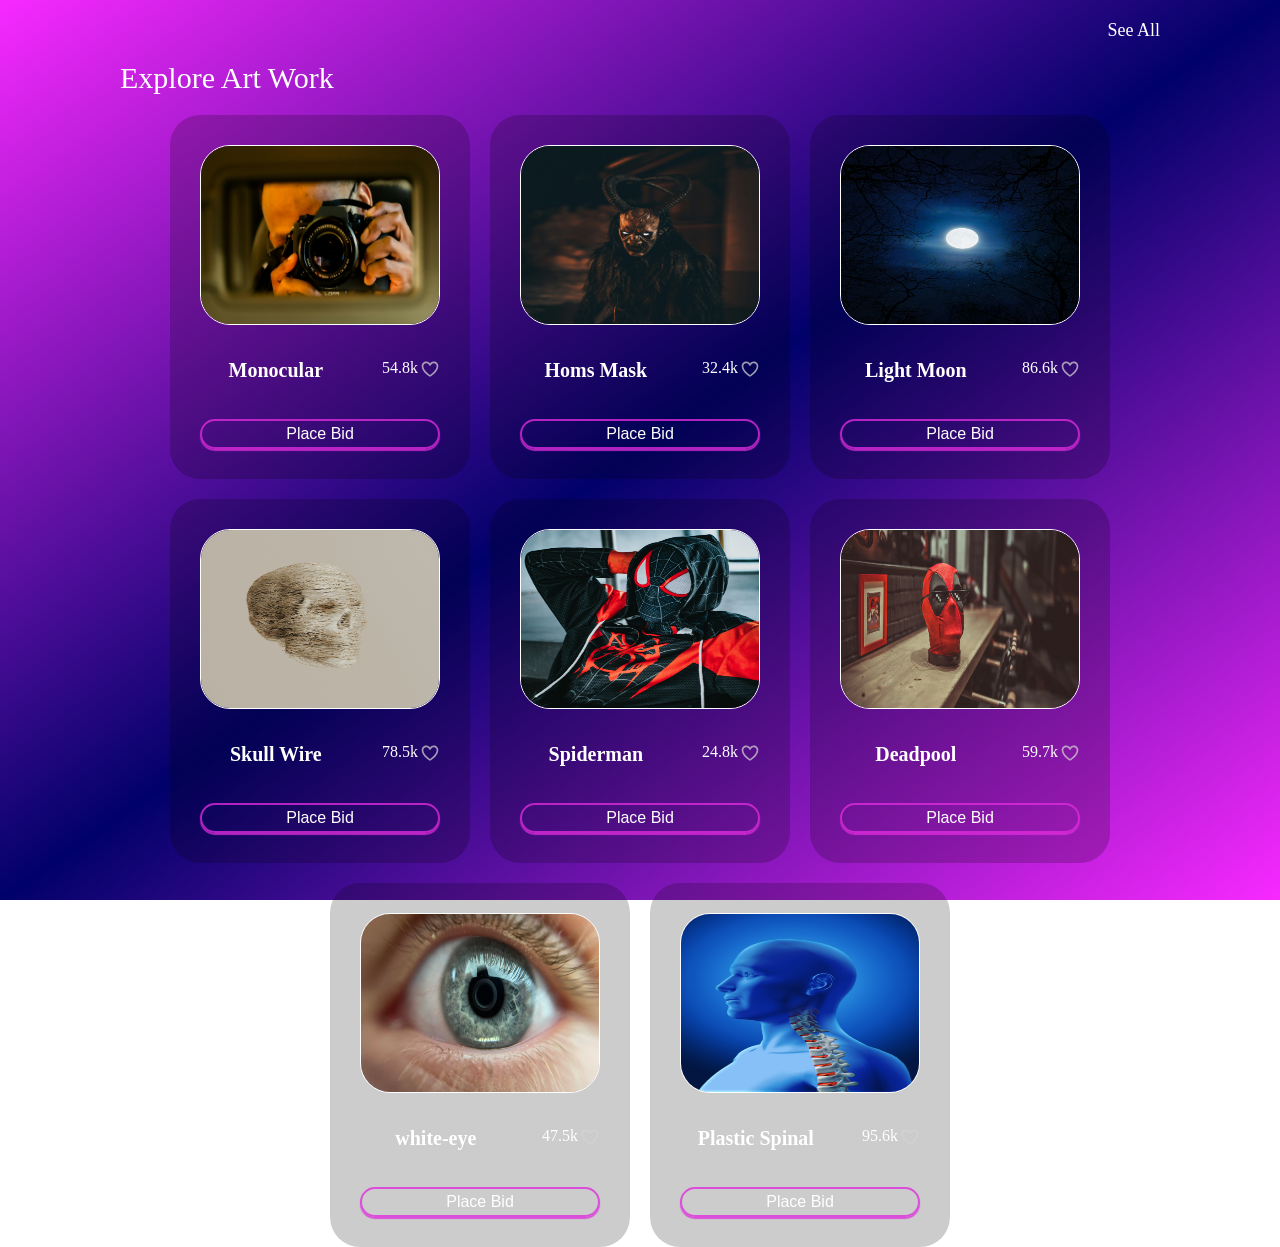
<file: design1/index.html>
<!doctype html>
<html lang="en">
  <head>
    <meta charset="UTF-8" />
    <meta name="viewport" content="width=device-width, initial-scale=1.0" />
    <title>Document</title>
    <link rel="stylesheet" href="style.css" />
  </head>
  <body>
    <nav>See All</nav>
    <header>Explore Art Work</header>
    <section>
      <div class="card">
        <img src="./assets/monocular.jpg" alt="Monocular" />
        <div class="cardIn">
          <p class="card-name">Monocular</p>
          <p class="card-like">
            <p>54.8k</p>
            <p class="colo">
                <svg
                  xmlns="http://www.w3.org/2000/svg"
                  viewBox="0 0 24 24"
                  fill="currentColor"
                  width="20"
                  height="20"
                >
                  <path fill="none" d="M0 0h24v24H0z"></path>
                  <path
                    d="M12 8.81056L13.6352 6.48845C14.2721 5.58412 15.3179 5 16.5 5C18.433 5 20 6.567 20 8.5C20 11.3788 18.0407 14.1215 15.643 16.3358C14.4877 17.4027 13.3237 18.2603 12.4451 18.8521C12.2861 18.9592 12.1371 19.0571 11.9999 19.1456C11.8627 19.0571 11.7137 18.9592 11.5547 18.8521C10.6761 18.2604 9.51216 17.4028 8.35685 16.3358C5.95926 14.1216 4 11.3788 4 8.5C4 6.567 5.567 5 7.5 5C8.68209 5 9.72794 5.58412 10.3648 6.48845L12 8.81056ZM10.5557 3.92626C9.68172 3.3412 8.63071 3 7.5 3C4.46243 3 2 5.46243 2 8.5C2 16 11.9999 21.4852 11.9999 21.4852C11.9999 21.4852 22 16 22 8.5C22 5.46243 19.5376 3 16.5 3C15.3693 3 14.3183 3.3412 13.4443 3.92626C12.8805 4.3037 12.3903 4.78263 12 5.33692C11.6097 4.78263 11.1195 4.3037 10.5557 3.92626Z"
                  ></path>
                </svg>
            </p>
          </p>
        </div>
        <button>Place Bid</button>
      </div>
      <div class="card">
        <img src="./assets/homs-mask.jpg" alt="homs-mask" />
        <div class="cardIn">
          <p class="card-name">Homs Mask</p>
          <p class="card-like">
            <p>32.4k</p>
            <p class="colo">
                <svg
                  xmlns="http://www.w3.org/2000/svg"
                  viewBox="0 0 24 24"
                  fill="currentColor"
                  width="20"
                  height="20"
                >
                  <path fill="none" d="M0 0h24v24H0z"></path>
                  <path
                    d="M12 8.81056L13.6352 6.48845C14.2721 5.58412 15.3179 5 16.5 5C18.433 5 20 6.567 20 8.5C20 11.3788 18.0407 14.1215 15.643 16.3358C14.4877 17.4027 13.3237 18.2603 12.4451 18.8521C12.2861 18.9592 12.1371 19.0571 11.9999 19.1456C11.8627 19.0571 11.7137 18.9592 11.5547 18.8521C10.6761 18.2604 9.51216 17.4028 8.35685 16.3358C5.95926 14.1216 4 11.3788 4 8.5C4 6.567 5.567 5 7.5 5C8.68209 5 9.72794 5.58412 10.3648 6.48845L12 8.81056ZM10.5557 3.92626C9.68172 3.3412 8.63071 3 7.5 3C4.46243 3 2 5.46243 2 8.5C2 16 11.9999 21.4852 11.9999 21.4852C11.9999 21.4852 22 16 22 8.5C22 5.46243 19.5376 3 16.5 3C15.3693 3 14.3183 3.3412 13.4443 3.92626C12.8805 4.3037 12.3903 4.78263 12 5.33692C11.6097 4.78263 11.1195 4.3037 10.5557 3.92626Z"
                  ></path>
                </svg>
            </p>
          </p>
        </div>
        <button>Place Bid</button>
      </div>
      <div class="card">
        <img src="./assets/light-moon.jpg" alt="light-moon" />
        <div class="cardIn">
          <p class="card-name">Light Moon</p>
          <p class="card-like">
            <p>86.6k</p>
            <p class="colo">
                <svg
                  xmlns="http://www.w3.org/2000/svg"
                  viewBox="0 0 24 24"
                  fill="currentColor"
                  width="20"
                  height="20"
                >
                  <path fill="none" d="M0 0h24v24H0z"></path>
                  <path
                    d="M12 8.81056L13.6352 6.48845C14.2721 5.58412 15.3179 5 16.5 5C18.433 5 20 6.567 20 8.5C20 11.3788 18.0407 14.1215 15.643 16.3358C14.4877 17.4027 13.3237 18.2603 12.4451 18.8521C12.2861 18.9592 12.1371 19.0571 11.9999 19.1456C11.8627 19.0571 11.7137 18.9592 11.5547 18.8521C10.6761 18.2604 9.51216 17.4028 8.35685 16.3358C5.95926 14.1216 4 11.3788 4 8.5C4 6.567 5.567 5 7.5 5C8.68209 5 9.72794 5.58412 10.3648 6.48845L12 8.81056ZM10.5557 3.92626C9.68172 3.3412 8.63071 3 7.5 3C4.46243 3 2 5.46243 2 8.5C2 16 11.9999 21.4852 11.9999 21.4852C11.9999 21.4852 22 16 22 8.5C22 5.46243 19.5376 3 16.5 3C15.3693 3 14.3183 3.3412 13.4443 3.92626C12.8805 4.3037 12.3903 4.78263 12 5.33692C11.6097 4.78263 11.1195 4.3037 10.5557 3.92626Z"
                  ></path>
                </svg>
            </p>
          </p>
        </div>
        <button>Place Bid</button>
      </div>
      <div class="card">
        <img src="./assets/skull-wire.jpg" alt="skull-wire" />
        <div class="cardIn">
          <p class="card-name">Skull Wire</p>
          <p class="card-like">
            <p>78.5k</p>
            <p class="colo">
                <svg
                  xmlns="http://www.w3.org/2000/svg"
                  viewBox="0 0 24 24"
                  fill="currentColor"
                  width="20"
                  height="20"
                >
                  <path fill="none" d="M0 0h24v24H0z"></path>
                  <path
                    d="M12 8.81056L13.6352 6.48845C14.2721 5.58412 15.3179 5 16.5 5C18.433 5 20 6.567 20 8.5C20 11.3788 18.0407 14.1215 15.643 16.3358C14.4877 17.4027 13.3237 18.2603 12.4451 18.8521C12.2861 18.9592 12.1371 19.0571 11.9999 19.1456C11.8627 19.0571 11.7137 18.9592 11.5547 18.8521C10.6761 18.2604 9.51216 17.4028 8.35685 16.3358C5.95926 14.1216 4 11.3788 4 8.5C4 6.567 5.567 5 7.5 5C8.68209 5 9.72794 5.58412 10.3648 6.48845L12 8.81056ZM10.5557 3.92626C9.68172 3.3412 8.63071 3 7.5 3C4.46243 3 2 5.46243 2 8.5C2 16 11.9999 21.4852 11.9999 21.4852C11.9999 21.4852 22 16 22 8.5C22 5.46243 19.5376 3 16.5 3C15.3693 3 14.3183 3.3412 13.4443 3.92626C12.8805 4.3037 12.3903 4.78263 12 5.33692C11.6097 4.78263 11.1195 4.3037 10.5557 3.92626Z"
                  ></path>
                </svg>
            </p>
          </p>
        </div>
        <button>Place Bid</button>
      </div>
      <div class="card">
        <img src="./assets/spiderman.jpg" alt="spiderman" />
        <div class="cardIn">
          <p class="card-name">Spiderman</p>
          <p class="card-like">
            <p>24.8k</p>
            <p class="colo">
                <svg
                  xmlns="http://www.w3.org/2000/svg"
                  viewBox="0 0 24 24"
                  fill="currentColor"
                  width="20"
                  height="20"
                >
                  <path fill="none" d="M0 0h24v24H0z"></path>
                  <path
                    d="M12 8.81056L13.6352 6.48845C14.2721 5.58412 15.3179 5 16.5 5C18.433 5 20 6.567 20 8.5C20 11.3788 18.0407 14.1215 15.643 16.3358C14.4877 17.4027 13.3237 18.2603 12.4451 18.8521C12.2861 18.9592 12.1371 19.0571 11.9999 19.1456C11.8627 19.0571 11.7137 18.9592 11.5547 18.8521C10.6761 18.2604 9.51216 17.4028 8.35685 16.3358C5.95926 14.1216 4 11.3788 4 8.5C4 6.567 5.567 5 7.5 5C8.68209 5 9.72794 5.58412 10.3648 6.48845L12 8.81056ZM10.5557 3.92626C9.68172 3.3412 8.63071 3 7.5 3C4.46243 3 2 5.46243 2 8.5C2 16 11.9999 21.4852 11.9999 21.4852C11.9999 21.4852 22 16 22 8.5C22 5.46243 19.5376 3 16.5 3C15.3693 3 14.3183 3.3412 13.4443 3.92626C12.8805 4.3037 12.3903 4.78263 12 5.33692C11.6097 4.78263 11.1195 4.3037 10.5557 3.92626Z"
                  ></path>
                </svg>
            </p>
          </p>
        </div>
        <button>Place Bid</button>
      </div>
      <div class="card">
        <img src="./assets/deadpool.jpg" alt="deadpool" />
        <div class="cardIn">
          <p class="card-name">Deadpool</p>
          <p class="card-like">
            <p>59.7k</p>
            <p class="colo">
                <svg
                  xmlns="http://www.w3.org/2000/svg"
                  viewBox="0 0 24 24"
                  fill="currentColor"
                  width="20"
                  height="20"
                >
                  <path fill="none" d="M0 0h24v24H0z"></path>
                  <path
                    d="M12 8.81056L13.6352 6.48845C14.2721 5.58412 15.3179 5 16.5 5C18.433 5 20 6.567 20 8.5C20 11.3788 18.0407 14.1215 15.643 16.3358C14.4877 17.4027 13.3237 18.2603 12.4451 18.8521C12.2861 18.9592 12.1371 19.0571 11.9999 19.1456C11.8627 19.0571 11.7137 18.9592 11.5547 18.8521C10.6761 18.2604 9.51216 17.4028 8.35685 16.3358C5.95926 14.1216 4 11.3788 4 8.5C4 6.567 5.567 5 7.5 5C8.68209 5 9.72794 5.58412 10.3648 6.48845L12 8.81056ZM10.5557 3.92626C9.68172 3.3412 8.63071 3 7.5 3C4.46243 3 2 5.46243 2 8.5C2 16 11.9999 21.4852 11.9999 21.4852C11.9999 21.4852 22 16 22 8.5C22 5.46243 19.5376 3 16.5 3C15.3693 3 14.3183 3.3412 13.4443 3.92626C12.8805 4.3037 12.3903 4.78263 12 5.33692C11.6097 4.78263 11.1195 4.3037 10.5557 3.92626Z"
                  ></path>
                </svg>
            </p>
          </p>
        </div>
        <button>Place Bid</button>
      </div>
      <div class="card">
        <img src="./assets/white-eye.jpg" alt="white-eye" />
        <div class="cardIn">
          <p class="card-name">white-eye</p>
          <p class="card-like">
            <p>47.5k</p>
            <p class="colo">
                <svg
                  xmlns="http://www.w3.org/2000/svg"
                  viewBox="0 0 24 24"
                  fill="currentColor"
                  width="20"
                  height="20"
                >
                  <path fill="none" d="M0 0h24v24H0z"></path>
                  <path
                    d="M12 8.81056L13.6352 6.48845C14.2721 5.58412 15.3179 5 16.5 5C18.433 5 20 6.567 20 8.5C20 11.3788 18.0407 14.1215 15.643 16.3358C14.4877 17.4027 13.3237 18.2603 12.4451 18.8521C12.2861 18.9592 12.1371 19.0571 11.9999 19.1456C11.8627 19.0571 11.7137 18.9592 11.5547 18.8521C10.6761 18.2604 9.51216 17.4028 8.35685 16.3358C5.95926 14.1216 4 11.3788 4 8.5C4 6.567 5.567 5 7.5 5C8.68209 5 9.72794 5.58412 10.3648 6.48845L12 8.81056ZM10.5557 3.92626C9.68172 3.3412 8.63071 3 7.5 3C4.46243 3 2 5.46243 2 8.5C2 16 11.9999 21.4852 11.9999 21.4852C11.9999 21.4852 22 16 22 8.5C22 5.46243 19.5376 3 16.5 3C15.3693 3 14.3183 3.3412 13.4443 3.92626C12.8805 4.3037 12.3903 4.78263 12 5.33692C11.6097 4.78263 11.1195 4.3037 10.5557 3.92626Z"
                  ></path>
                </svg>
            </p>
          </p>
        </div>
        <button>Place Bid</button>
      </div>
      <div class="card">
        <img src="./assets/plastic-spinal.jpg" alt="plastic-spinal" />
        <div class="cardIn">
          <p class="card-name">Plastic Spinal</p>
          <p class="card-like">
            <p>95.6k</p>
            <p class="colo">
                <svg
                  xmlns="http://www.w3.org/2000/svg"
                  viewBox="0 0 24 24"
                  fill="currentColor"
                  width="20"
                  height="20"
                >
                  <path fill="none" d="M0 0h24v24H0z"></path>
                  <path
                    d="M12 8.81056L13.6352 6.48845C14.2721 5.58412 15.3179 5 16.5 5C18.433 5 20 6.567 20 8.5C20 11.3788 18.0407 14.1215 15.643 16.3358C14.4877 17.4027 13.3237 18.2603 12.4451 18.8521C12.2861 18.9592 12.1371 19.0571 11.9999 19.1456C11.8627 19.0571 11.7137 18.9592 11.5547 18.8521C10.6761 18.2604 9.51216 17.4028 8.35685 16.3358C5.95926 14.1216 4 11.3788 4 8.5C4 6.567 5.567 5 7.5 5C8.68209 5 9.72794 5.58412 10.3648 6.48845L12 8.81056ZM10.5557 3.92626C9.68172 3.3412 8.63071 3 7.5 3C4.46243 3 2 5.46243 2 8.5C2 16 11.9999 21.4852 11.9999 21.4852C11.9999 21.4852 22 16 22 8.5C22 5.46243 19.5376 3 16.5 3C15.3693 3 14.3183 3.3412 13.4443 3.92626C12.8805 4.3037 12.3903 4.78263 12 5.33692C11.6097 4.78263 11.1195 4.3037 10.5557 3.92626Z"
                  ></path>
                </svg>
            </p>
          </p>
        </div>
        <button>Place Bid</button>
      </div>
      
    </section>
  </body>
</html>
</file>
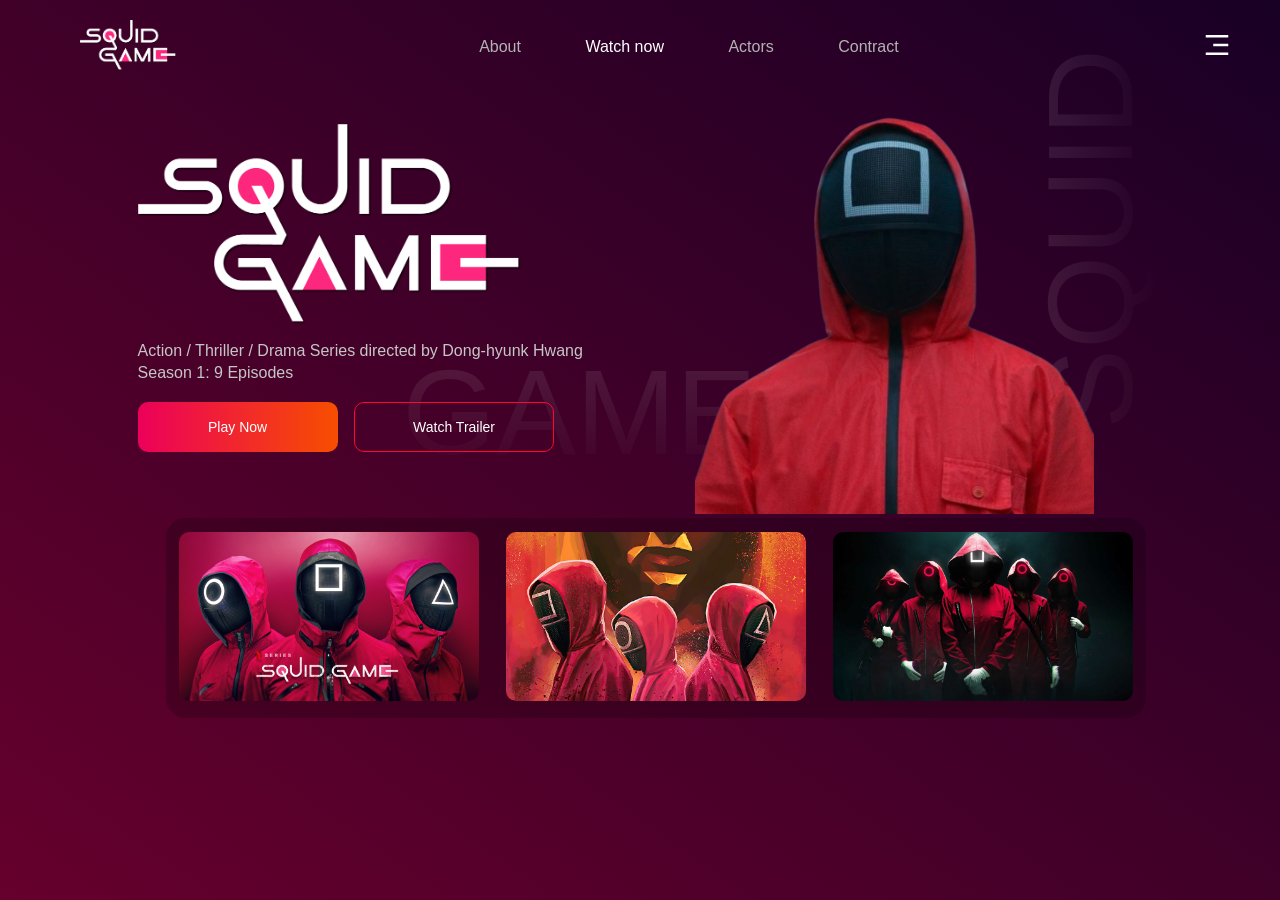
<file: design2/index.html>
<!doctype html>
<html lang="en">
  <head>
    <meta charset="UTF-8" />
    <meta name="viewport" content="width=device-width, initial-scale=1.0" />
    <title>Squad Game</title>
    <link rel="stylesheet" href="style.css" />
  </head>
  <body>
    <div class="squad-game">
        <p class="squad">SQUID</p>
        <p class="game">GAME</p>
    </div>
    <div class="main">
        <nav>
          <div class="logo"><img src="./assets/logo1.png" alt="" /></div>
          <div class="navigation">
            <a href="">About</a>
            <a class="navigated" href="" style="color: white">Watch now</a>
            <a href="">Actors</a>
            <a href="">Contract</a>
          </div>
          <div class="menu">
            <svg
              xmlns="http://www.w3.org/2000/svg"
              viewBox="0 0 24 24"
              fill="currentColor"
            >
              <path fill="none" d="M0 0h24v24H0z"></path>
              <path d="M3 4H21V6H3V4ZM9 11H21V13H9V11ZM3 18H21V20H3V18Z"></path>
            </svg>
          </div>
        </nav>
        <section>
          <div class="left-sec">
            <div class="sec-img"><img src="./assets/logo1.png" alt="" /></div>
            <div class="sec-data">
              Action / Thriller / Drama Series directed by Dong-hyunk Hwang
            </div>
            <div class="sec-data">Season 1: 9 Episodes</div>
            <div class="sec-btn">
              <button class="sec-btn1 bttn">Play Now</button>
              <button class="sec-btn2 bttn">Watch Trailer</button>
            </div>
          </div>
          <div class="right-sec"><img src="./assets/main.png" alt="" /></div>
        </section>
        <footer>
            <div class="foot"><img src="./assets/wal1.jpg" alt=""></div>
            <div class="foot"><img src="./assets/wal2.jpg" alt=""></div>
            <div class="foot"><img src="./assets/wal3.jpg" alt=""></div>
        </footer>
    </div>
  </body>
</html>
</file>
<file: design1/style.css>
*{
    margin: 0;
    padding: 0;
    box-sizing: border-box;
}
html, body{
    height: 100%;
    width: 100%;
}
body{
    background:linear-gradient(to bottom right, rgb(248, 41, 255), rgb(1, 1, 106), rgb(248, 41, 255));
    padding: 0 20px;
    background-size: cover;
    background-attachment: fixed;
    background-repeat: no-repeat;
    color: white;
}
nav{
    text-align: end;
    font-size: 18px;
    margin: 20px 100px;
}
header{
    font-size: 30px;
    margin: 20px 100px;
}
section{
    display: flex;
    flex-wrap: wrap;
    gap: 20px;
    justify-content: center;
}
.card{
    width: 300px;
    align-items: center;
    color: white;
    text-align: center;
    border-radius: 30px;
    background-color: rgba(0, 0, 0, 0.2);
}
.card img{
    width: 80%;
    height: 180px;
    border: 1px solid white;
    border-radius: 30px;
    margin: 30px 0;
}
.cardIn{
    display: flex;
    margin: 0 30px;
}
.card-name{
    font-weight: 700;
    font-size: 20px;
    width: 100%;
}
.card-like{
    display: flex;
    width: 20%;
    height: 30px;
    align-items: center;
}
.card-like p{
    margin-left: auto;
    /* margin-right: 20px; */
}
.colo svg{
    color: rgba(211, 211, 211, 0.73);
    margin-left: 2px;
}
button{
    width: 80%;
    padding: 4px 0;
    border-radius: 30px;
    font-size: 16px;
    color: white;
    border: 2px solid rgba(224, 44, 221, 0.786);
    background-color: transparent;
    box-shadow: 0 2px 1px rgba(224, 44, 221, 0.786);
    margin: 30px 0;
    cursor: pointer;
}
button:hover{
    background-color: rgb(248, 41, 255);
    transition: 0.5;
}
</file>
<file: design2/style.css>
*{
    margin: 0;
    padding: 0;
    box-sizing: border-box;
    color: white;
    font-family: Arial, Helvetica, sans-serif;
}
html{
    height: 100%;
}
body{
    width: 100%;
    height: 100%;
    padding: 20px 80px;
    background: linear-gradient(to top right, rgb(102, 0, 44), #190025);
    background-size: cover;
    background-repeat: no-repeat;
}
    
.squad-game{
    z-index: 1;
    position: absolute;
    width: 90%;
    height: 50%;
}
.squad{
    font-size: 120px;
    transform: rotate(270deg);
    width: fit-content;
    margin-top: 150px;
    background-image: linear-gradient(rgba(255, 255, 255, 0.108), transparent);
    color: transparent;
    background-clip: text;
    position: fixed;
    right: 0;
}
.game{
    font-size: 120px;
    margin: 28%;
    background-image: linear-gradient(rgba(255, 255, 255, 0.108), transparent);
    color: transparent;
    background-clip: text;
    z-index: 1;
}
.main{
    width: 90%;
    z-index: 2;
    position: absolute;
}
nav{
    display: flex;
    justify-content: center;
    justify-content: space-between;
    align-items: center;
    border: none;
    z-index: 2;
}
.logo img{
    height: 50px;
}
.navigation a{
    text-decoration: none;
    margin: 0 30px;
    color: rgb(179, 179, 179);
    font-weight: 500;
}
.menu svg{
    height: 30px;
}

section{
    display: flex;
    justify-content: space-between;
    margin: auto 5%;
    margin-top: 3.5%;
    z-index: 2;
}
.left-sec{
    width: 50%;
}
.sec-img img{
    height: 200px;
    margin: 10px 0;
}
.sec-data{
    color: rgb(198, 198, 198);
    margin: 4px 0;
}
.sec-btn{
    margin-top: 20px;
}
.bttn{
    width: 200px;
    height: 50px;
    border-radius: 10px;
    font-weight: 500;
    font-size: 14px;
}
.sec-btn1{
    background: linear-gradient(to right, rgb(236, 0, 90), rgb(247, 78, 0));
    border: none;
    margin-right: 12px;
}
.sec-btn2{
    background-color: transparent;
    border: 1px solid rgb(255, 7, 48);
}
.right-sec{
    margin-right: 80px;
}
.right-sec img{
    height: 400px;
}
footer{
    display: flex;
    justify-content: space-around;
    align-items: center;
    background-color: rgba(0, 0, 0, 0.2);
    width: 980px;
    height: 200px;
    border-radius: 20px;
    margin: 0 auto;
    z-index: 2;
}
.foot{
    width: fit-content;
}
.foot img{
    width: 300px;
    border-radius: 10px;
}
</file>
